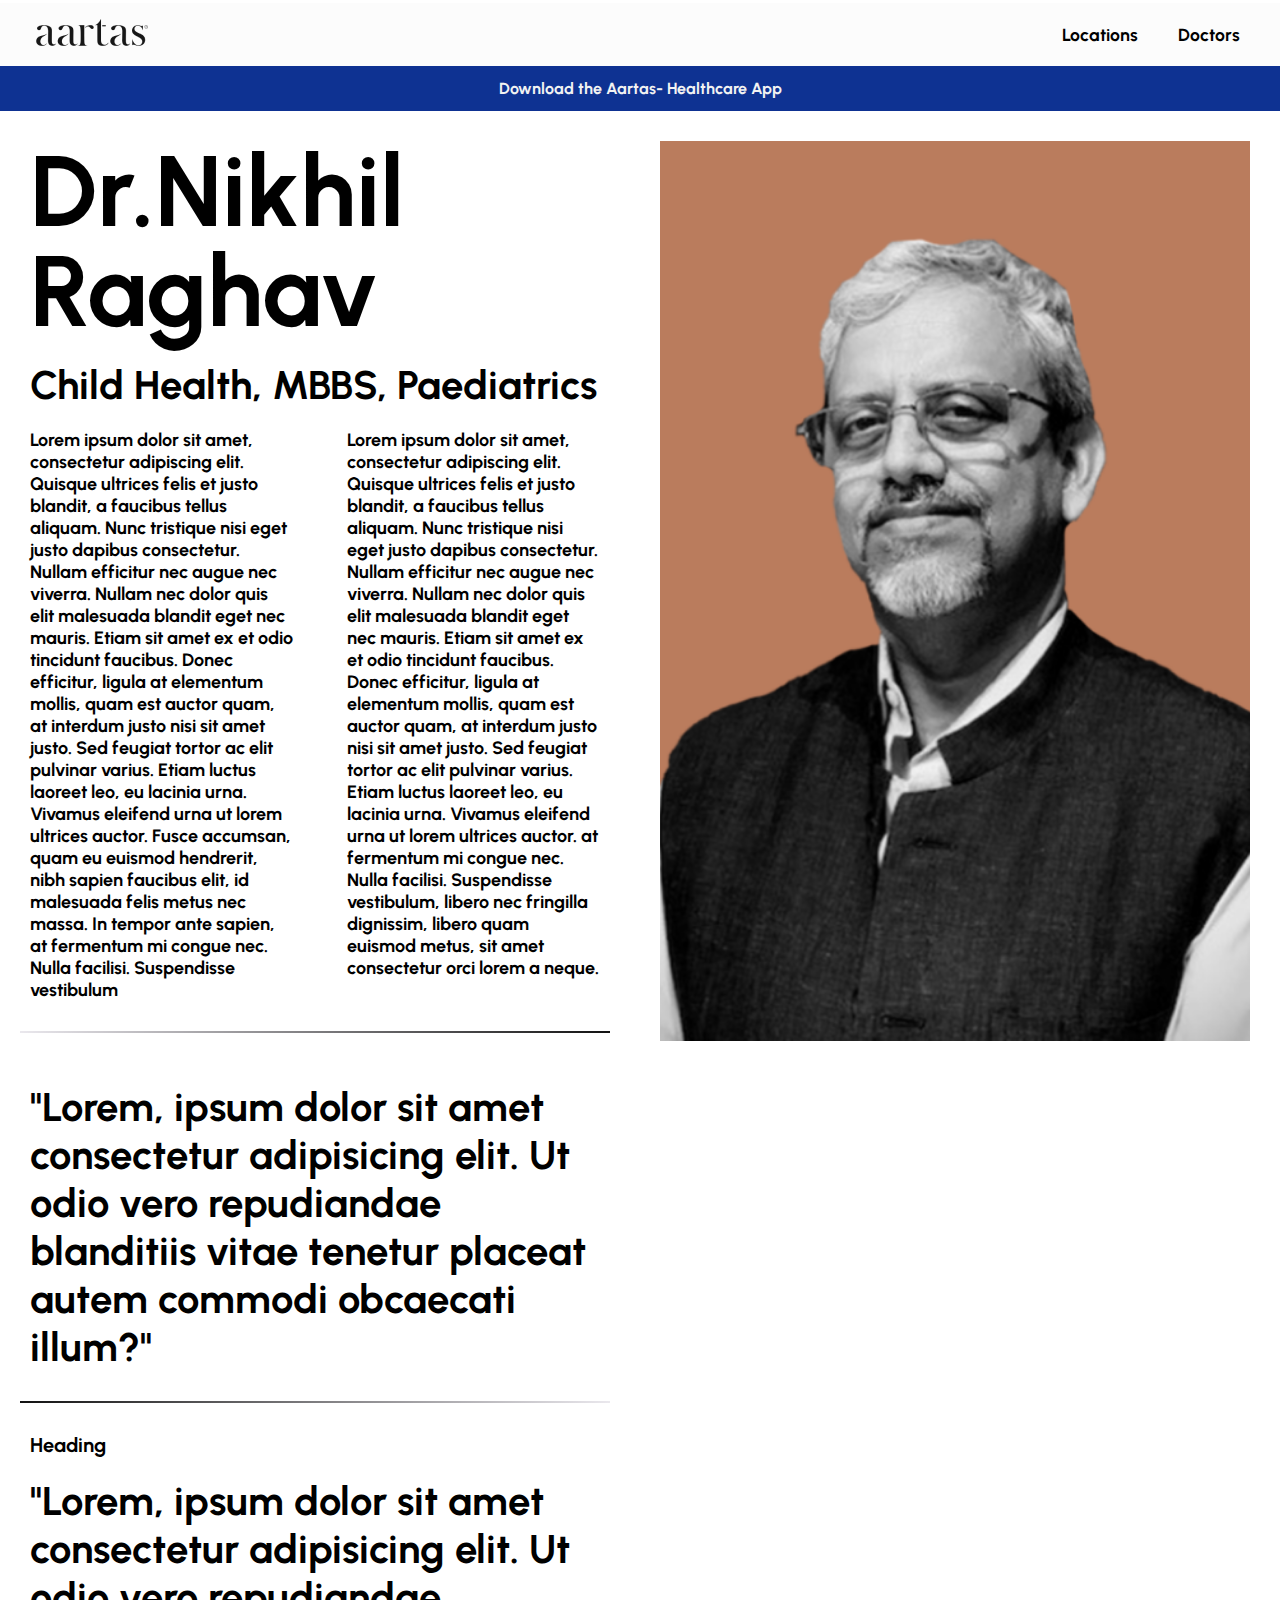
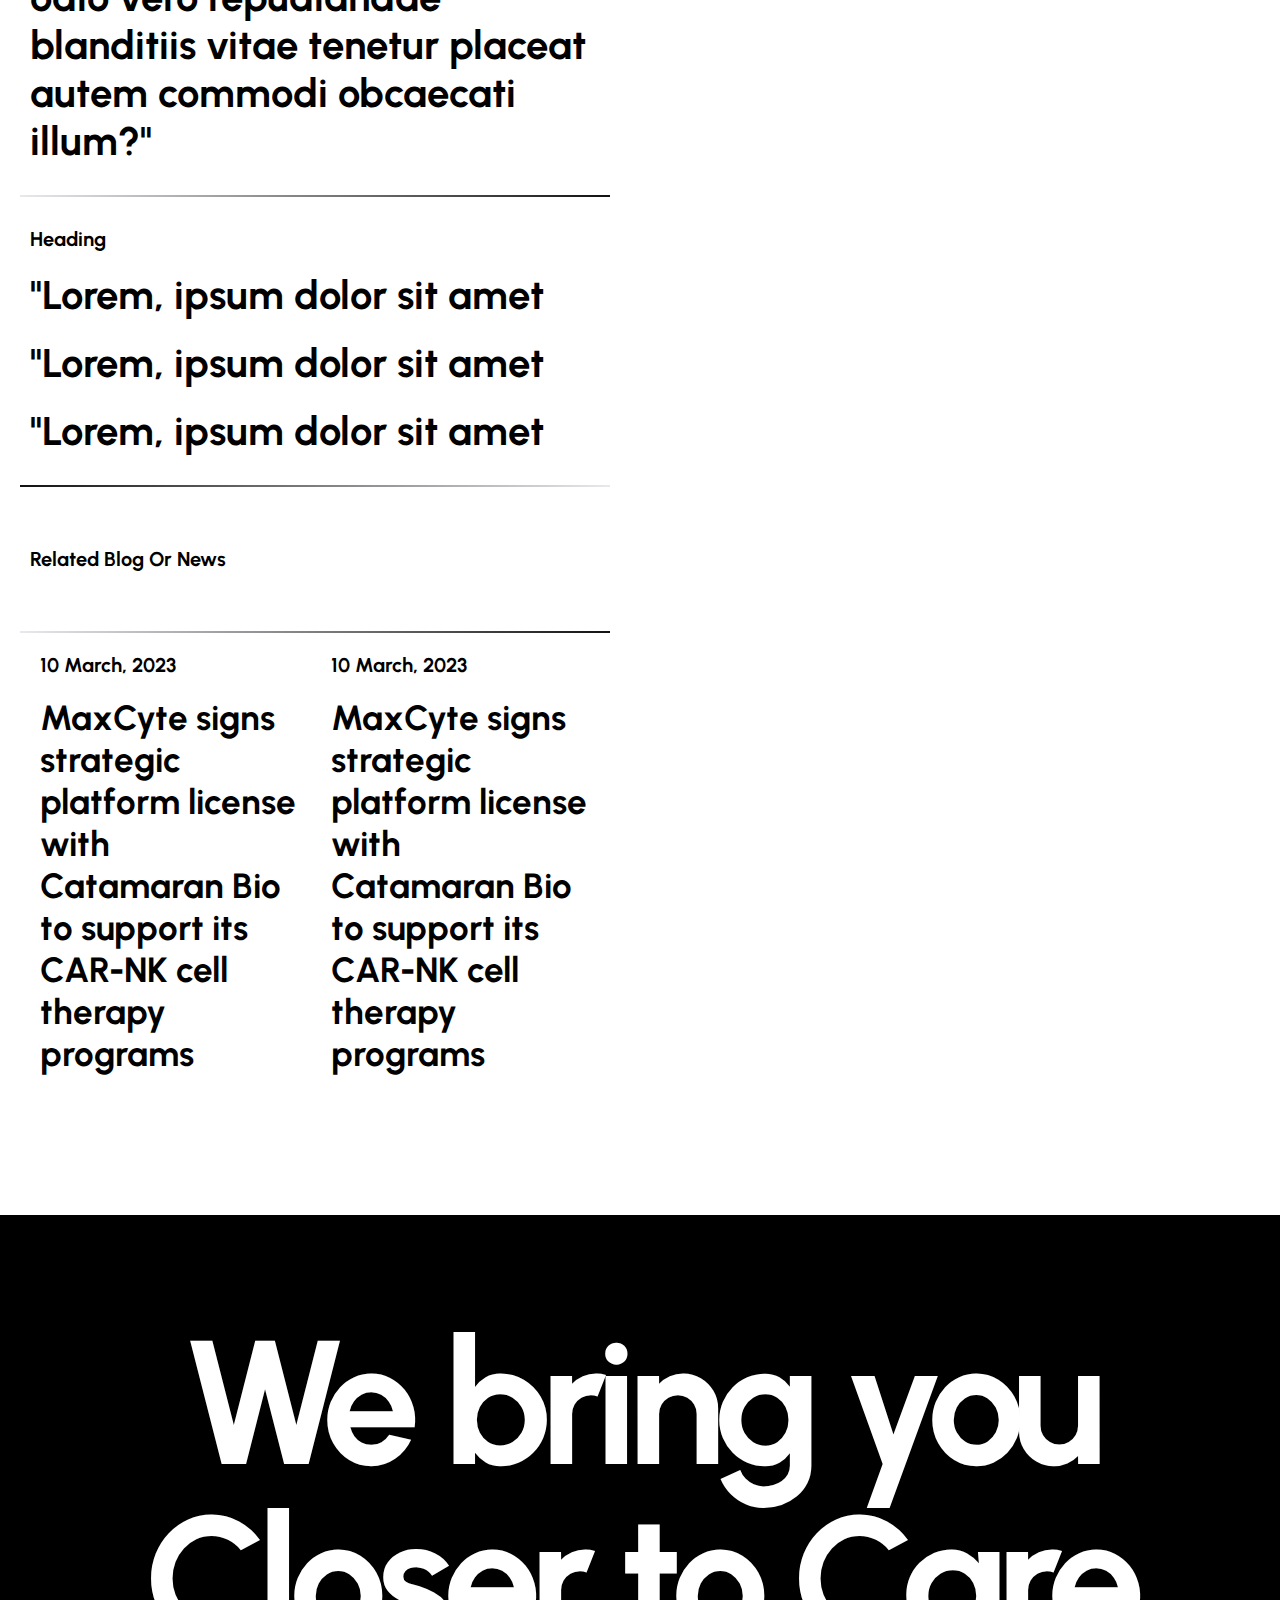
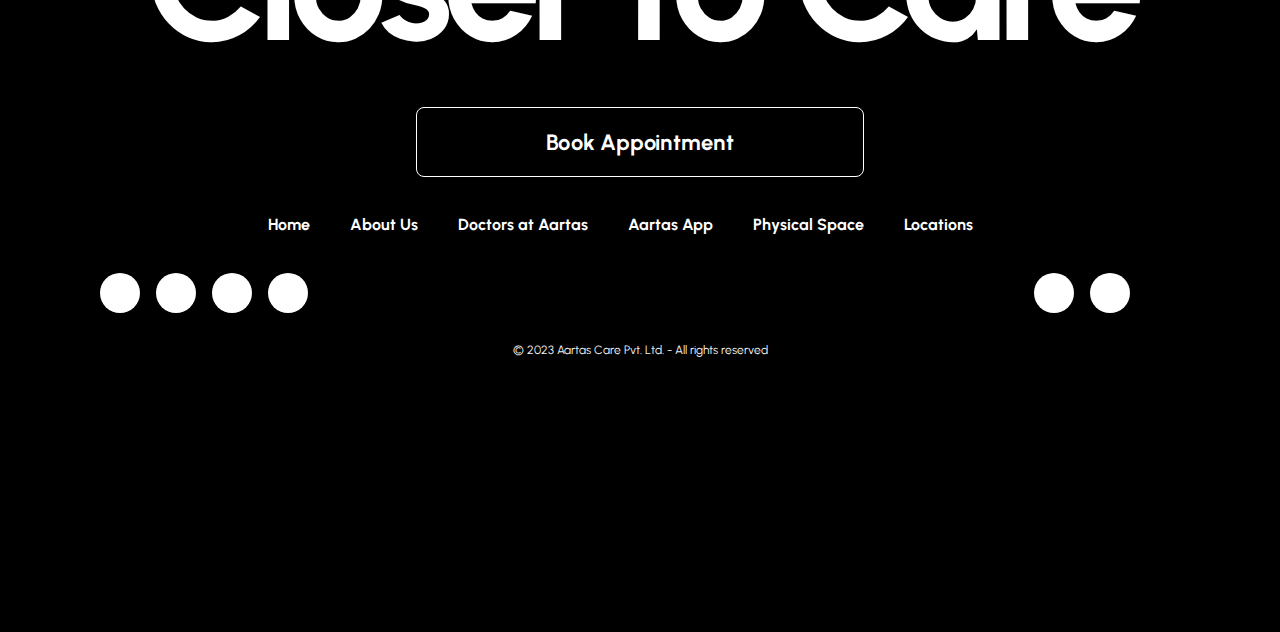
<file: DrNikhilRaghav.html>
<!DOCTYPE html>
<html lang="en">
  <head>
    <meta charset="UTF-8" />
    <meta name="viewport" content="width=device-width, initial-scale=1.0" />
    <!-- Favicon -->
    <link rel="icon" type="image/png" href="./img/favicon.png" />
    <title>Document</title>
    <link rel="stylesheet" href="style.css" />
    <link rel="stylesheet" href="media.css" />
    <link
      rel="stylesheet"
      href="https://cdnjs.cloudflare.com/ajax/libs/font-awesome/6.4.0/css/all.min.css"
      integrity="sha512-iecdLmaskl7CVkqkXNQ/ZH/XLlvWZOJyj7Yy7tcenmpD1ypASozpmT/E0iPtmFIB46ZmdtAc9eNBvH0H/ZpiBw=="
      crossorigin="anonymous"
      referrerpolicy="no-referrer"
    />
    <script
      src="https://cdnjs.cloudflare.com/ajax/libs/jquery/3.7.0/jquery.min.js"
      integrity="sha512-3gJwYpMe3QewGELv8k/BX9vcqhryRdzRMxVfq6ngyWXwo03GFEzjsUm8Q7RZcHPHksttq7/GFoxjCVUjkjvPdw=="
      defer
    ></script>

    <script src="https://cdnjs.cloudflare.com/ajax/libs/gsap/3.12.2/gsap.min.js"></script>
    <style>
      html {
        scroll-padding-top: 60px;
      }
      body {
        margin: 0;
        padding: 0;
        font-family: Arial, sans-serif;
      }

      #main-container {
        display: flex;
      }

      #text-section {
        flex: 1;
        overflow-y: auto;
        padding: 20px;
        display: flex;
        flex-direction: column;
      }

      .doctor-name h2 {
        font-size: 100px;
        font-weight: bold;
        padding: 10px;
        line-height: 100px;
      }

      .doctor-speciality h4 {
        font-size: 40px;
        font-weight: bold;
        color: #000;
        padding: 10px;
      }

      .doctor-about-para {
        display: flex;
        justify-content: space-evenly;
        margin-bottom: 20px;
        gap: 2rem;
      }

      .doctor-about-para p {
        font-size: 18px;
        padding: 10px;
        font-weight: bold;
      }

      #image-section {
        flex: 1;
        position: sticky;
        top: 0;
        right: 0;
        margin: 30px;
        overflow: hidden;
        display: flex;
        justify-content: center;
        max-height: 100vh;

        background-color: #ba7c5d;
      }

      .doctor-avtar:hover {
        transform: scale(1.15);
      }

      .doctor-avtar img {
        max-width: 1100px;
        max-height: 700px;
        object-fit: cover;
        display: block;
        transition: 0.3s ease-in-out;
      }

      hr {
        height: 2px;
        color: #000;
        border: none;
        margin: 0;
      }

      .doctor-quote {
        margin-top: 20px;
        padding: 10px;
        margin-bottom: 20px;
      }

      .doctor-quote h2 {
        font-size: 40px;
      }

      .doctor-quote h5 {
        font-size: 20px;
      }

      .doctor-quote button {
        background-color: #fff;
        border: none;
        outline: none !important;
        font-size: 40px;
        cursor: pointer;
        font-weight: bold;
      }
      .doctor-quote h2 {
        margin-top: 20px;
      }

      .doctor-blog-links h2 {
        font-size: 20px;
        margin-top: 50px;
        padding: 10px;
        margin-bottom: 50px;
      }

      .doctor-news-card-links {
        display: flex;
        padding: 10px;
      }

      .doctor-news-cards {
        display: flex;
        justify-content: space-between;
        align-items: start;
        margin-top: 20px;
        margin: 10px;
        gap: 2rem;
      }

      .doctor-news-card-links h4 {
        font-size: 35px;
        padding-top: 20px;
      }

      .doctor-news-card-links h5 {
        font-size: 20px;
      }
    </style>
  </head>
  <body>
    <!-- Navigation -->

    <nav class="navbar sticky-top" id="navbar">
      <div class="nav-container">
        <a href="https://aartas.com/"
          ><img src="./img/logo.png" alt="" class="logo-img"
        /></a>
        <ul id="menu" class="menu">
          <li class="menu-item"><a href="#">Locations</a></li>
          <li class="menu-item"><a href="#">Doctors</a></li>
        </ul>
        <div class="hamberger">
          <span class="bar"></span>
          <span class="bar"></span>
          <span class="bar"></span>
        </div>
      </div>
    </nav>

    <!-- download the app section -->

    <header class="header" id="header">
      <div class="heading">
        <h3>
          Download the Aartas- Healthcare App
          <a href="https://apps.apple.com/in/app/aartas/id1616752024"
            ><i class="fa-brands fa-apple"></i
          ></a>
          <a
            href="https://play.google.com/store/apps/details?id=com.aartas.app&pli=1"
            ><i class="fa-brands fa-google-play"></i
          ></a>
          <a href="https://aartas.com/v1/public/qr"
            ><i class="fa-solid fa-arrow-right-long"></i
          ></a>
        </h3>
      </div>
    </header>

    <!-- main sectio about doctor information -->
    <main class="about-doctor">
      <div id="main-container">
        <div id="text-section">
          <div class="doctor-name"><h2>Dr.Nikhil Raghav</h2></div>
          <div class="doctor-speciality">
            <h4>Child Health, MBBS, Paediatrics</h4>
          </div>
          <div class="doctor-about-para">
            <p>
              Lorem ipsum dolor sit amet, consectetur adipiscing elit. Quisque
              ultrices felis et justo blandit, a faucibus tellus aliquam. Nunc
              tristique nisi eget justo dapibus consectetur. Nullam efficitur
              nec augue nec viverra. Nullam nec dolor quis elit malesuada
              blandit eget nec mauris. Etiam sit amet ex et odio tincidunt
              faucibus. Donec efficitur, ligula at elementum mollis, quam est
              auctor quam, at interdum justo nisi sit amet justo. Sed feugiat
              tortor ac elit pulvinar varius. Etiam luctus laoreet leo, eu
              lacinia urna. Vivamus eleifend urna ut lorem ultrices auctor.
              Fusce accumsan, quam eu euismod hendrerit, nibh sapien faucibus
              elit, id malesuada felis metus nec massa. In tempor ante sapien,
              at fermentum mi congue nec. Nulla facilisi. Suspendisse vestibulum
            </p>
            <p>
              Lorem ipsum dolor sit amet, consectetur adipiscing elit. Quisque
              ultrices felis et justo blandit, a faucibus tellus aliquam. Nunc
              tristique nisi eget justo dapibus consectetur. Nullam efficitur
              nec augue nec viverra. Nullam nec dolor quis elit malesuada
              blandit eget nec mauris. Etiam sit amet ex et odio tincidunt
              faucibus. Donec efficitur, ligula at elementum mollis, quam est
              auctor quam, at interdum justo nisi sit amet justo. Sed feugiat
              tortor ac elit pulvinar varius. Etiam luctus laoreet leo, eu
              lacinia urna. Vivamus eleifend urna ut lorem ultrices auctor. at
              fermentum mi congue nec. Nulla facilisi. Suspendisse vestibulum,
              libero nec fringilla dignissim, libero quam euismod metus, sit
              amet consectetur orci lorem a neque.
            </p>
          </div>
          <div class="hr-container-1">
            <hr class="gradient-hr" />
          </div>
          <div class="doctor-quote">
            <h2>
              "Lorem, ipsum dolor sit amet consectetur adipisicing elit. Ut odio
              vero repudiandae blanditiis vitae tenetur placeat autem commodi
              obcaecati illum?"
            </h2>
          </div>
          <div class="hr-container">
            <hr class="gradient-hr" />
          </div>
          <div class="doctor-quote">
            <h5>Heading</h5>
            <h2>
              "Lorem, ipsum dolor sit amet consectetur adipisicing elit. Ut odio
              vero repudiandae blanditiis vitae tenetur placeat autem commodi
              obcaecati illum?"
            </h2>
          </div>
          <div class="hr-container-1">
            <hr class="gradient-hr" />
          </div>
          <div class="doctor-quote">
            <h5>Heading</h5>
            <h2>
              "Lorem, ipsum dolor sit amet
              <button class="btn"><i class="fa-solid fa-plus"></i></button>
            </h2>
            <h2>
              "Lorem, ipsum dolor sit amet
              <button class="btn"><i class="fa-solid fa-plus"></i></button>
            </h2>
            <h2>
              "Lorem, ipsum dolor sit amet
              <button class="btn"><i class="fa-solid fa-plus"></i></button>
            </h2>
          </div>
          <div class="hr-container">
            <hr class="gradient-hr" />
          </div>
          <div class="doctor-blog-links">
            <h2>Related Blog Or News</h2>
          </div>
          <div class="hr-container-1">
            <hr class="gradient-hr" />
          </div>
          <div class="doctor-news-card-links">
            <div class="doctor-news-cards">
              <div class="card-1">
                <h5>10 March, 2023</h5>
                <h4>
                  MaxCyte signs strategic platform license with Catamaran Bio to
                  support its CAR-NK cell therapy programs
                </h4>
              </div>
              <div class="card-2">
                <h5>10 March, 2023</h5>
                <h4>
                  MaxCyte signs strategic platform license with Catamaran Bio to
                  support its CAR-NK cell therapy programs
                </h4>
              </div>
            </div>
          </div>
        </div>
        <div id="image-section" class="image-container">
          <img class="doctor-avtar" src="./img/Dr.png" alt="Example Image" />
        </div>
      </div>
    </main>

    <!-- main section for Tablet verssion -->

    <main class="about-doctor-tabletVersion">
      <div id="main-container">
        <div id="image-section" class="image-container">
          <img class="doctor-avtar" src="./img/Dr.png" alt="Example Image" />
        </div>
        <div id="text-section">
          <div class="doctor-name"><h2>Dr.Nikhil Raghav</h2></div>
          <div class="doctor-speciality">
            <h4>Child Health, MBBS, Paediatrics</h4>
          </div>
          <div class="doctor-about-para">
            <p>
              Lorem ipsum dolor sit amet, consectetur adipiscing elit. Quisque
              ultrices felis et justo blandit, a faucibus tellus aliquam. Nunc
              tristique nisi eget justo dapibus consectetur. Nullam efficitur
              nec augue nec viverra. Nullam nec dolor quis elit malesuada
              blandit eget nec mauris. Etiam sit amet ex et odio tincidunt
              faucibus. Donec efficitur, ligula at elementum mollis, quam est
              auctor quam, at interdum justo nisi sit amet justo. Sed feugiat
              tortor ac elit pulvinar varius. Etiam luctus laoreet leo, eu
              lacinia urna. Vivamus eleifend urna ut lorem ultrices auctor.
              Fusce accumsan, quam eu euismod hendrerit, nibh sapien faucibus
              elit, id malesuada felis metus nec massa. In tempor ante sapien,
              at fermentum mi congue nec. Nulla facilisi. Suspendisse vestibulum
            </p>
            <p>
              Lorem ipsum dolor sit amet, consectetur adipiscing elit. Quisque
              ultrices felis et justo blandit, a faucibus tellus aliquam. Nunc
              tristique nisi eget justo dapibus consectetur. Nullam efficitur
              nec augue nec viverra. Nullam nec dolor quis elit malesuada
              blandit eget nec mauris. Etiam sit amet ex et odio tincidunt
              faucibus. Donec efficitur, ligula at elementum mollis, quam est
              auctor quam, at interdum justo nisi sit amet justo. Sed feugiat
              tortor ac elit pulvinar varius. Etiam luctus laoreet leo, eu
              lacinia urna. Vivamus eleifend urna ut lorem ultrices auctor. at
              fermentum mi congue nec. Nulla facilisi. Suspendisse vestibulum,
              libero nec fringilla dignissim, libero quam euismod metus, sit
              amet consectetur orci lorem a neque.
            </p>
          </div>
          <div class="hr-container-1">
            <hr class="gradient-hr" />
          </div>
          <div class="doctor-quote">
            <h2>
              "Lorem, ipsum dolor sit amet consectetur adipisicing elit. Ut odio
              vero repudiandae blanditiis vitae tenetur placeat autem commodi
              obcaecati illum?"
            </h2>
          </div>
          <div class="hr-container">
            <hr class="gradient-hr" />
          </div>
          <div class="doctor-quote">
            <h5>Heading</h5>
            <h2>
              "Lorem, ipsum dolor sit amet consectetur adipisicing elit. Ut odio
              vero repudiandae blanditiis vitae tenetur placeat autem commodi
              obcaecati illum?"
            </h2>
          </div>
          <div class="hr-container-1">
            <hr class="gradient-hr" />
          </div>
          <div class="doctor-quote">
            <h5>Heading</h5>
            <h2>
              "Lorem, ipsum dolor sit amet
              <button class="btn"><i class="fa-solid fa-plus"></i></button>
            </h2>
            <h2>
              "Lorem, ipsum dolor sit amet
              <button class="btn"><i class="fa-solid fa-plus"></i></button>
            </h2>
            <h2>
              "Lorem, ipsum dolor sit amet
              <button class="btn"><i class="fa-solid fa-plus"></i></button>
            </h2>
          </div>
          <div class="hr-container">
            <hr class="gradient-hr" />
          </div>
          <div class="doctor-blog-links">
            <h2>Related Blog Or News</h2>
          </div>
          <div class="hr-container-1">
            <hr class="gradient-hr" />
          </div>
          <div class="doctor-news-card-links">
            <div class="doctor-news-cards">
              <div class="card-1">
                <h5>10 March, 2023</h5>
                <h4>
                  MaxCyte signs strategic platform license with Catamaran Bio to
                  support its CAR-NK cell therapy programs
                </h4>
              </div>
              <div class="card-2">
                <h5>10 March, 2023</h5>
                <h4>
                  MaxCyte signs strategic platform license with Catamaran Bio to
                  support its CAR-NK cell therapy programs
                </h4>
              </div>
            </div>
          </div>
        </div>
      </div>
    </main>

    <!-- main sectio about doctor information mobile version -->
    <main class="about-doctor-mobile">
      <div id="main-container">
        <div id="image-section" class="image-container">
          <img class="doctor-avtar" src="./img/Dr.png" alt="Example Image" />
        </div>
        <div id="text-section">
          <div class="doctor-name"><h2>Dr.Nikhil Raghav</h2></div>
          <div class="doctor-speciality">
            <h4>Child Health, MBBS, Paediatrics</h4>
          </div>
          <div class="doctor-about-para">
            <p>
              Lorem ipsum dolor sit amet, consectetur adipiscing elit. Quisque
              ultrices felis et justo blandit, a faucibus tellus aliquam. Nunc
              tristique nisi eget justo dapibus consectetur. Nullam efficitur
              nec augue nec viverra. Nullam nec dolor quis elit malesuada
              blandit eget nec mauris. Etiam sit amet ex et odio tincidunt
              faucibus. Donec efficitur, ligula at elementum mollis, quam est
              auctor quam, at interdum justo nisi sit amet justo. Sed feugiat
              tortor ac elit pulvinar varius. Etiam luctus laoreet leo, eu
              lacinia urna. Vivamus eleifend urna ut lorem ultrices auctor.
              Fusce accumsan, quam eu euismod hendrerit, nibh sapien faucibus
              elit, id malesuada felis metus nec massa. In tempor ante sapien,
              at fermentum mi congue nec. Nulla facilisi. Suspendisse vestibulum
            </p>
            <p>
              Lorem ipsum dolor sit amet, consectetur adipiscing elit. Quisque
              ultrices felis et justo blandit, a faucibus tellus aliquam. Nunc
              tristique nisi eget justo dapibus consectetur. Nullam efficitur
              nec augue nec viverra. Nullam nec dolor quis elit malesuada
              blandit eget nec mauris. Etiam sit amet ex et odio tincidunt
              faucibus. Donec efficitur, ligula at elementum mollis, quam est
              auctor quam, at interdum justo nisi sit amet justo. Sed feugiat
              tortor ac elit pulvinar varius. Etiam luctus laoreet leo, eu
              lacinia urna. Vivamus eleifend urna ut lorem ultrices auctor. at
              fermentum mi congue nec. Nulla facilisi. Suspendisse vestibulum,
              libero nec fringilla dignissim, libero quam euismod metus, sit
              amet consectetur orci lorem a neque.
            </p>
          </div>
          <div class="hr-container-1">
            <hr class="gradient-hr" />
          </div>
          <div class="doctor-quote">
            <h2>
              "Lorem, ipsum dolor sit amet consectetur adipisicing elit. Ut odio
              vero repudiandae blanditiis vitae tenetur placeat autem commodi
              obcaecati illum?"
            </h2>
          </div>
          <div class="hr-container">
            <hr class="gradient-hr" />
          </div>
          <div class="doctor-quote">
            <h5>Heading</h5>
            <h2>
              "Lorem, ipsum dolor sit amet consectetur adipisicing elit. Ut odio
              vero repudiandae blanditiis vitae tenetur placeat autem commodi
              obcaecati illum?"
            </h2>
          </div>
          <div class="hr-container-1">
            <hr class="gradient-hr" />
          </div>
          <div class="doctor-quote">
            <h5>Heading</h5>
            <h2>
              "Lorem, ipsum dolor sit amet
              <button class="btn"><i class="fa-solid fa-plus"></i></button>
            </h2>
            <h2>
              "Lorem, ipsum dolor sit amet
              <button class="btn"><i class="fa-solid fa-plus"></i></button>
            </h2>
            <h2>
              "Lorem, ipsum dolor sit amet
              <button class="btn"><i class="fa-solid fa-plus"></i></button>
            </h2>
          </div>
          <div class="hr-container">
            <hr class="gradient-hr" />
          </div>
          <div class="doctor-blog-links">
            <h2>Related Blog Or News</h2>
          </div>
          <div class="hr-container-1">
            <hr class="gradient-hr" />
          </div>
          <div class="doctor-news-card-links">
            <div class="doctor-news-cards">
              <div class="card-1">
                <h5>10 March, 2023</h5>
                <h4>
                  MaxCyte signs strategic platform license with Catamaran Bio to
                  support its CAR-NK cell therapy programs
                </h4>
              </div>
              <div class="card-2">
                <h5>10 March, 2023</h5>
                <h4>
                  MaxCyte signs strategic platform license with Catamaran Bio to
                  support its CAR-NK cell therapy programs
                </h4>
              </div>
            </div>
          </div>
        </div>
      </div>
    </main>

    <!-- Footer section -->

    <footer class="footer" id="swup">
      <div class="footer-header">
        <h1>
          We bring you <br />
          Closer to Care
        </h1>
      </div>
      <div class="footer-btn">
        <button class="btn">Book Appointment</button>
      </div>
      <div class="footer-menu">
        <ul>
          <li class="footer-list">
            <a href="index.html" class="footer-link">Home</a>
          </li>
          <li class="footer-list">
            <a href="" class="footer-link">About Us</a>
          </li>
          <li class="footer-list">
            <a href="" class="footer-link">Doctors at Aartas</a>
          </li>
          <li class="footer-list">
            <a href="" class="footer-link">Aartas App</a>
          </li>
          <li class="footer-list">
            <a href="" class="footer-link">Physical Space</a>
          </li>
          <li class="footer-list">
            <a href="#header" class="footer-link">Locations</a>
          </li>
        </ul>
      </div>
      <div class="footer-icons">
        <div class="footer-icons-left">
          <a
            href="https://www.facebook.com/aartasofficial?paipv=0&eav=AfZFE4NslHsSBzRTmbjuY4lBpA4sobrxqGd14ObSL1W3BulsO6TuEqEjDqEGn6oY5PY&_rdr"
            ><i class="fa-brands fa-facebook"></i
          ></a>
          <a href="https://www.instagram.com/aartasofficial/"
            ><i class="fa-brands fa-instagram"></i
          ></a>
          <a href="https://twitter.com/AartasOfficial"
            ><i class="fa-brands fa-twitter"></i
          ></a>
          <a
            href="https://www.linkedin.com/company/aartas-clinishare/mycompany/"
            ><i class="fa-brands fa-linkedin"></i
          ></a>
        </div>
        <div class="footer-icons-right">
          <a href="tel: +91 98103 66516"><i class="fa-solid fa-phone"></i></a>
          <a href="#header"><i class="fa-solid fa-arrow-up"></i></a>
        </div>
      </div>
      <div class="footer-copy">
        &copy; 2023 Aartas Care Pvt. Ltd. - All rights reserved
      </div>
    </footer>

    <script src="script.js" defer></script>
    <script>
      // js code for navigation hamberger menu

      const hamberger = document.querySelector(".hamberger");
      const menu = document.querySelector(".menu");

      hamberger.addEventListener("click", () => {
        hamberger.classList.toggle("active");
        menu.classList.toggle("active");
      });
    </script>
  </body>
</html>
</file>
<file: style.css>
@import url("https://fonts.googleapis.com/css2?family=Roboto:wght@400;500;700;900&family=Urbanist:wght@300;400;500;600;700;800;900&display=swap");

* {
  margin: 0;
  padding: 0;
  font-family: "Urbanist", sans-serif;
}

html {
  scroll-snap-type: y mandatory;
  scroll-behavior: smooth;
  overflow-y: scroll;
  height: 100%;
}

.hero,
.scroll-container,
.about_doctor,
.articles,
.footer,
#main-container,
.header,
.scroll-container-mobile,
.articles-mobile,
.about_doctor_tabVersion {
  scroll-snap-align: start;
  scroll-snap-stop: always;
}

/* Navigation */

.navbar {
  position: fixed;
  z-index: 999;
  transition: top 0.3s;
  top: 0;
  left: 0;
  width: 100%;
  background: #fcfcfc;
  overflow: hidden;
}

.navbar-sticky {
  opacity: 0.8;
}

.sticky-top {
  position: sticky;
}

.nav-container {
  display: flex;
  justify-content: space-between;
}

.logo-img {
  margin: 1rem;
  padding-left: 1.25rem;
}

.menu {
  display: flex;
  list-style: none;
  align-items: center;
  text-decoration: none;
  cursor: pointer;
  transition: all 0.5s ease-in;
}

li a {
  text-decoration: none;
  font-weight: bolder;
  padding-right: 2.5rem;
  font-size: 1.1rem;
  color: #000;
}

/* toggle bar */

.hamberger {
  display: none;
  cursor: pointer;
}

.bar {
  display: block;
  width: 1.875rem;
  height: 0.125rem;
  margin: 0.313rem auto;
  -webkit-transition: all 0.3s ease-in-out;
  background-color: #000;
}

/* Download the app section */

.header {
  background-color: #0e3292;
  height: 3rem;
  overflow: hidden;
}

.heading {
  display: grid;
  place-items: center;
}

.heading h3 {
  color: #f2f2f2;
  margin-top: 1rem;
  font-size: 1rem;
}

.heading a {
  text-decoration: none;
  color: #fff;
  font-size: 0.85rem;
}

/* Hero section */

.container {
  width: 100%;
  height: 100vh;
  overflow: hidden;
}

#navbar,
#header {
  transition: opacity 0.5s ease;
}

.hero {
  height: 100vh;
  display: grid;
  place-content: center;
  width: inherit;
  z-index: 0;
  display: block;
  position: relative;
  margin-top: 2.188rem;
  top: 20%;
}

.scroll-container {
  position: absolute;
  height: 290vh;
  width: 100%;
  top: -70%;
  display: flex;
  align-items: center;
  justify-content: center;
  clip-path: circle(0% at 50% 50%);
  z-index: 1;
  transition: clip-path 0.3s ease-in-out;
}

.scroll-container-mobile {
  display: none;
}

.scroller {
  height: 0px !important;
}

h1 {
  font-size: 12.5rem;
  margin: 1.25rem;
  letter-spacing: -0.055em;
  justify-content: center;
  text-align: center;
}

.slide-container {
  position: absolute;
  top: 0;
}

.fixed-text {
  position: relative;
  display: inline;
  margin-left: -24.563rem;
}

.slide {
  color: #0e3292;
  display: inline-block;
  position: absolute;
  top: 0;
  /* position: absolute; */
  height: 1rem;
  margin-left: 0.625rem;
  margin-top: 15.625rem;
}

.slider-container {
  overflow: hidden;
  white-space: nowrap;
  height: 3.125rem;
}

/* Headline about */

.headline-hero {
  background: #000;
  display: flex;
  align-items: center;
}

.headline-text {
  color: #fff;
  margin: 1.875rem;
  font-size: 2.5rem;
}

.headline-para {
  padding-top: 1.25rem;
  font-size: 1.875rem;
  font-weight: bold;
}

.headline-img {
  width: 48rem;
  height: 48rem;
  margin-right: 1.875rem;
}

.inner {
  position: absolute;
  overflow: hidden;
}

/* Doctor's info page */

.about_doctor {
  margin-top: 9.375rem;
  max-height: 100vh;
  width: 100%;
  display: flex;
  flex-grow: 1;
  overflow: hidden;
  align-items: center;
  justify-content: center;
  position: relative;
}

.scroll-menu {
  padding-top: 3.125rem;
  display: flex;
  justify-content: center;
  flex-direction: column;
  align-items: stretch;
  flex-direction: row;
}

div.scroll-menu {
  position: -webkit-sticky;
  position: sticky;
}

.content-wrapper {
  top: 50%;
  justify-content: center;
}

.doctor_list ul li {
  list-style: none;
  list-style-type: none;
  margin-right: 6.25rem;
}

ul {
  list-style: none !important;
  line-height: 1;
}

.doctor_list a {
  position: relative;
  text-decoration: none;
  font-weight: bolder;
  padding-right: 2.5rem;
  font-size: 2.625rem;
  letter-spacing: 0.5;
}

.doctor_list a::before {
  content: "";
  position: absolute;
  bottom: 0.375rem;
  height: 0.063rem;
  background: #000;
  transition: width 0.3s ease;
}

.doctor_list a:hover:before {
  width: 90%;
}

.about_doctor_tabVersion {
  display: none;
}

/* Cards */

.scroll-doctor-info {
  overflow: auto;
  max-width: 100%;
  display: flex;
  flex-direction: column;
  justify-content: center;
  overflow-y: auto;
  position: sticky;
  overflow: scroll;
  max-height: 100vh;
}

.scroll-doctor-info-mobile {
  display: none;
}

.scroll-doctor-info::-webkit-scrollbar {
  width: 0;
}

.row_1 {
  display: flex;
}
.row_2 {
  display: flex;
}
.row_3 {
  display: flex;
}

.row_4 {
  display: flex;
}
.row_5 {
  display: flex;
}

.cards {
  display: flex;
  justify-content: space-evenly;
  margin: 0;
  padding: 0;
}

.cards a {
  text-decoration: none;
  color: #000;
}

.card {
  display: flex;
  flex-direction: column;
  flex-basis: 12.5rem;
  flex-shrink: 0;
  flex-grow: 0;
  max-width: 200%;
  background-color: #fff;
  box-shadow: 0 0.313rem 0.625rem rgba(0, 0, 0, 0, 0.15);
  border-radius: 0px;
  overflow: hidden;
  margin: 1rem;
}

.card-title {
  font-size: 1.1rem;
  line-height: 1.33;
  font-weight: 700;
  padding-top: 0.313rem;
}

.card-intro {
  margin-top: 0.15rem;
  line-height: 1;
  color: #555353;
  font-weight: bold;
}

.card-img {
  transition: transform 0.2s;
}

.card-img:hover {
  transform: scale(1.05);
}

/* Articles */

.articles {
  margin-top: 9.375rem;
  margin-left: 3.125rem;
  margin-right: 3.125rem;
  flex-grow: 1;
}

.articles-mobile {
  display: none;
}

.article-heading {
  font-size: 4.375rem;
  margin-bottom: 1.875rem;
  line-height: 1;
  font-weight: bold;
  margin-left: 1rem;
}

.card-article-img {
  display: flex;
  justify-content: center;
  align-items: center;
}

.card-article-img img {
  width: 40%;
  height: 40%;
  object-fit: cover;
  padding-left: 13.625rem;
  opacity: 0;
  transition: opacity 0.1s ease-in-out;
  transform: scale(0);
  overflow: hidden;
}
.card-heading h2 {
  font-size: 2.5rem;
  font-weight: bold;
  transition: font-size 0.1s ease-in-out;
  position: absolute;
  display: flex;
  align-items: center;
  justify-content: start;
  z-index: 1;
  width: 100%;
  margin-top: -1.563rem;
}

.card-article-intro {
  flex-wrap: wrap;
  width: 31.25rem;
  padding-right: -6.25rem;
  font-size: 1.375rem;
  font-weight: bolder;
  color: #000;
  z-index: 1;
  overflow: hidden;
}

.card-font img {
  width: 2.5rem;
  height: 80%;
  padding-right: 1.25rem;
  transition: transform 0.1s ease-in-out;
  overflow: hidden;
  justify-content: center;
}

.card-articles {
  display: flex;
  margin: 1.563rem;
  justify-content: space-between;
  align-items: center;
  flex-wrap: wrap;
  position: relative;
  overflow: hidden;
}

.hr-container {
  display: block;
  width: 100%; /* Set the width to the desired value */
  height: 0.125rem; /* Set the height of the line */
  background: linear-gradient(
    90deg,
    hsla(0, 0%, 7%, 1) 0%,
    hsla(264, 13%, 92%, 1) 100%
  );
}

.hr-container-1 {
  display: block;
  width: 100%; /* Set the width to the desired value */
  height: 0.125rem; /* Set the height of the line */
  background: linear-gradient(
    90deg,
    hsla(264, 13%, 92%, 1) 0%,
    hsla(0, 0%, 7%, 1) 100%
  );
}

/* Hide the default hr line styling */
.gradient-hr {
  border: none;
  height: 0.063rem; /* Set the height of the line */
  margin: 0;
}

/* footer transition animation */

.transition-wipe-in-up {
  opacity: 1;
  transition: 500ms;
  transform: translateY(0);
  transform-origin: bottom;
}

html.is-animating .transition-wipe-in-up {
  opacity: 1;
  transform: translateY(100%);
}

html.is-leaving .transition-wipe-in-up {
  opacity: 0;
  transform: translateY(0);
}

.transition-swipe {
  transition: 500ms;
  transform: translateY(0);
}

html.is-animating .transition-swipe {
  transform: translateY(100px);
}

@keyframes wipe-in-up {
  from {
    clip-path: inset(100% 0 0 0);
  }
  to {
    clip-path: inset(0 0 0 0);
  }
}

[transition-style="in:wipe:up"] {
  animation: 2.5s cubic-bezier(0.25, 1, 0.3, 1) wipe-in-up both;
}

.about-doctor-tabletVersion {
  display: none;
}

/* Footer */

footer {
  /* margin-top: 100px; */
  background-color: #000;
  height: 113vh;
  color: #fff;
  flex-grow: 1;
  margin-top: 6.25rem;
  flex-grow: 1;
  overflow: hidden;
}

.show-footer {
  display: block;
}

footer h1 {
  padding-top: 5rem;
  font-size: 11rem;
  line-height: 11rem;
}

.footer-btn {
  display: flex;
  justify-content: center;
  margin: 2.5rem;
}

.footer-btn .btn {
  border: 0.063rem solid #fff;
  width: 28rem;
  height: 4.375rem;
  border-radius: 0.5rem;

  letter-spacing: 0.01em;
  font-size: 1.375rem;
  font-weight: bold;
  transition: all ease-in-out.3s;
  background-color: #000;
  color: #fff;
  cursor: pointer;
}

.footer-menu ul li a {
  color: #fff;
  margin-top: 2.5rem;
}

.footer-menu ul {
  display: flex;
  justify-content: center;
  list-style: none;
}

.footer-menu a {
  font-size: 1rem;
  text-decoration: none;
}

.footer-icons {
  margin-top: 2.5rem;
  display: flex;
  justify-content: space-between;
  margin-left: 6.25rem;
  margin-right: 9.375rem;
  cursor: pointer;
}

.footer-icons a {
  text-decoration: none;
}

.footer-icons-left {
  display: flex;
  gap: 1rem;
}

.footer-icons-left i {
  height: 2.5rem;
  width: 2.5rem;
  font-size: 1.25rem;
  color: #000;
  background-color: #fff;
  border-radius: 50%;
  display: flex;
  align-items: center;
  justify-content: center;
}

.footer-icons-right i {
  height: 2.5rem;
  width: 2.5rem;
  font-size: 1.25rem;
  color: #000;
  background-color: #fff;
  border-radius: 50%;
  display: flex;
  align-items: center;
  justify-content: center;
}

.footer-icons-right {
  display: flex;
  gap: 1rem;
}

.footer-copy {
  margin-top: 1.87rem;
  text-align: center;
  color: #f2f2f2;
  font-size: 0.75rem;
}

.about-doctor-mobile {
  display: none;
}
</file>
<file: media.css>
/* for mobile version */
@media screen and (max-width: 770px) {
  /* navigation bar */

  .navbar {
    position: fixed;
    z-index: 999;
    transition: top 0.3s;
    top: 0;
    left: 0;
    width: 100%;
    background: #f2f2f2;
    overflow: hidden;
  }

  .navbar-sticky {
    opacity: 0.8;
  }

  .sticky-top {
    position: sticky;
  }

  .nav-container {
    background: #fff;
  }
  .nav-container img {
    margin-left: 6.375rem;
    align-items: center;
  }

  .hamberger {
    display: block;
    margin: 1.25rem;
    margin-right: 2rem;
  }

  .hamberger.active .bar:nth-child(2) {
    opacity: 0;
  }
  .hamberger.active .bar:nth-child(1) {
    transform: translateY(0.41rem) rotate(45deg);
  }
  .hamberger.active .bar:nth-child(3) {
    transform: translateY(-0.41rem) rotate(-45deg);
  }

  .menu {
    position: fixed;
    left: -130%;
    top: 3.75rem;
    align-items: center;
    gap: 0;
    flex-direction: column;
    background-color: #fff;
    width: 100%;
    text-align: center;
    transition: 0.5s ease-in-out;
    overflow: hidden;
  }

  .menu-item {
    margin: 1rem;
  }

  .menu.active {
    left: 0rem;
  }

  /* Heading */

  .heading a i {
    display: inline-block;
    cursor: pointer;
  }

  /* Hero section */

  .heading-main {
    padding: 0 0.4rem;
  }

  .hero {
    display: flex;
    top: -15%;
    flex-direction: column;
    overflow: hidden;
    max-height: 100vh;
  }
  .hero h1 {
    font-size: 4.5rem;
    align-items: center;
    justify-content: center;
  }

  .heading-main {
    inline-size: 25.3rem;
    line-height: 1;

    justify-content: center;
    align-items: center;
    text-align: center;
    margin-left: -1.55rem;
  }

  .break-on-mobile {
    display: none !important;
  }

  .fixed-text {
    position: relative;
    margin-left: 0.625rem !important;
  }

  /* .header {
    display: none;
  } */

  .slide {
    margin-top: 30.5rem;
    margin-left: -18.5rem;
    display: flex;
    justify-content: center;
    align-items: center;
  }

  .headline-hero {
    flex-direction: column;
    height: 100vh;
    width: 100vw;
    overflow: hidden;
  }

  .headline-img {
    display: grid;
    align-items: center;
    justify-content: center;
  }

  .scroll-container {
    display: none;
  }

  .scroll-container-mobile {
    display: block;
    margin-top: 2rem;
    margin-bottom: 1rem;
  }

  .headline-text {
    justify-content: center;
    text-align: center;
    font-size: 1.1rem;
    margin-top: 5rem;
  }

  .headline-para {
    padding-top: 1.25rem;
    font-size: 1rem;
    font-weight: bold;
  }

  .headline-img img {
    width: 20rem;
    height: 20rem;
    justify-content: center;
    margin-top: -4rem;
  }

  /* About doctor section */

  .about_doctor {
    flex-direction: column;
    position: relative;
    height: 100vh;
    margin-top: 0;
  }

  .about_doctor_tabVersion {
    display: none;
  }

  .scroll-menu {
    padding-top: 1.125rem;
    display: flex;
    justify-content: center;
    flex-direction: column;
    align-items: stretch;
    flex-direction: row;
  }

  .content-wrapper {
    width: 20rem;
    overflow-x: scroll;
    overflow-y: hidden;
    white-space: nowrap;
    padding: 1.875rem;
    -webkit-overflow-scrolling: touch;
  }

  .content-wrapper ul {
    display: flex;
  }

  .doctor_list a {
    font-size: 1.25rem;
    display: inline-block;
    text-align: center;
  }

  .doctor_list a::before {
    content: "";
    position: absolute;
    bottom: 0.063rem;
    height: 0.063rem;
  }

  .doctor_list a:hover:before {
    width: 75%;
  }

  /* .scroll-doctor-info-mobile {
    display: block;
    height: 120vh;
    width: 100vw;
    margin-top: 0.5rem;
    overflow-x: hidden;
  } */

  .cards {
    display: flex;
    flex-wrap: wrap;
    margin-left: 0rem;
  }

  .card {
    flex-basis: 12.2rem;
    margin: 0.2rem;
  }

  .articles {
    display: none;
  }

  .articles-mobile {
    display: block;
    margin-top: 3rem;
  }

  .hr-container,
  .hr-container-1 {
    display: none;
  }

  .article-heading h2 {
    margin-top: 1rem;
    font-size: 1.875rem;
    margin-bottom: 2rem;
  }

  .article-cards {
    margin: 1.6rem;
    row-gap: 10rem;
    justify-content: space-evenly;
  }

  .card1 {
    display: flex;
    justify-content: space-evenly;
    margin-bottom: 2rem;
  }

  .card-container-2 {
    margin-top: -0.5rem;
    margin-left: 1rem;
    display: flex;
    flex-direction: column;
    justify-content: space-around;
  }

  .card-container-2 a {
    text-decoration: none;
    color: #000;
  }

  .card-container-2 h2 {
    font-weight: bold;
  }

  .card-container-2 p {
    font-weight: bold;
  }

  /* footer */

  footer {
    margin-top: 2rem;
    max-height: 70vh;
  }

  .footer-header {
    margin-top: -2.5rem;
  }

  .footer-header h1 {
    font-size: 3rem;
    line-height: 1;
  }

  .footer-btn .btn {
    height: 3rem;
    width: 18rem;
    font-size: 1.5rem;
    margin-left: 0;
  }

  .footer-menu ul {
    align-items: center;
    margin-left: 1.9rem;
    flex-direction: column;
  }

  .footer-menu ul li {
    margin-bottom: 0.2rem;
  }

  .footer-icons {
    margin-top: 2.5rem;
    display: flex;
    justify-content: space-between;
    margin-left: 1.25rem;
    margin-right: 5.375rem;
    cursor: pointer;
  }

  .footer-icons-right {
    margin-right: 0;
  }

  .footer-icons-left {
    margin-right: 1rem;
  }

  /* about doctor page */

  .about-doctor {
    display: none;
  }

  .about-doctor-mobile {
    display: block;
  }

  .about-doctor-tabletVersion {
    display: none;
  }

  #main-container {
    display: flex;
    flex-direction: column;
    position: relative;
    justify-content: center;
  }

  .image-container {
    height: 10rem;
    width: 25rem;
  }

  #image-section {
    position: absolute;
    flex: 1;
    margin: 0.75rem;
    overflow: hidden;
    display: flex;
    justify-content: center;
    height: 50vh;

    background-color: #ba7c5d;
  }

  .doctor-avtar img {
    object-fit: cover;
    display: block;
    transition: 0.3s ease-in-out;
  }

  #text-section {
    justify-content: center;
    margin-top: 20rem;
  }

  .doctor-name h2 {
    font-size: 3rem;
  }

  .doctor-speciality {
    margin-top: -2rem;
  }

  .doctor-speciality h4 {
    font-size: 1.5rem;
  }

  .doctor-about-para {
    flex-direction: column;
    gap: 1rem;
  }

  .doctor-quote {
    margin-top: 0rem;
  }

  .doctor-quote h2 {
    font-size: 2rem;
  }

  .doctor-blog-links {
    margin: 0rem;
    margin-left: 1rem;
  }

  .doctor-news-cards {
    flex-direction: column;
  }
}

/* for tablet version */

@media screen and (min-width: 770px) and (max-width: 1023px) {
  /* Naviagtion bar */
  .nav-container {
    display: flex;
    justify-content: space-between;
  }

  /* header */

  .heading {
    justify-content: center;
    margin-right: 4rem;
  }

  .heading h3 {
    font-size: 1rem;
  }

  /* Hero section */

  .menu {
    margin-right: 5rem;
  }

  .heading-main {
    margin-left: 1rem;
  }

  .hero h1 {
    font-size: 7.5rem;
    line-height: 1;
  }

  .fixed-text {
    position: relative;
    display: inline;
    margin-left: -31.563rem;
  }

  .scroll-container {
    display: none;
  }

  .scroll-container-mobile {
    display: block;
  }

  .headline-hero {
    flex-direction: column;
    justify-content: center;
  }

  .headline-text {
    text-align: center;
    margin: 2.875rem;
    /* margin-right: 8rem; */
    margin-right: 3rem;
  }

  .headline-text h2 {
    font-size: 2rem;
  }
  .headline-text p {
    font-size: 1rem;
  }

  .headline-img {
    margin-top: -2rem;
    width: 24rem;
    height: 24rem;
  }

  .headline-img img {
    width: 24rem;
    height: 24rem;
  }

  /* About doctors */

  .about_doctor_tabVersion {
    display: block;
  }

  .about_doctor_tabVersion {
    display: flex;
    margin-top: 2rem;
  }

  .about_doctor {
    display: none;
  }

  .scroll-menu {
    margin: 1rem;
  }

  .doctor_list a {
    font-size: 1.625rem;
  }

  .scroll-doctor-info {
    display: block;
    height: 120vh;
    width: 100vw;
    margin-top: 0.5rem;
    overflow-x: hidden;
    margin-left: 0rem;
  }

  .cards {
    display: flex;
    margin-left: 0rem;
  }

  .card {
    flex-basis: 9.5rem;
  }

  .card img {
    width: 90%;
  }

  .card h2 {
    font-size: 0.8rem;
  }

  .card p {
    font-size: 0.8rem;
  }

  /* Articles and blogs */

  .articles {
    margin-top: 3rem;
  }

  .article-heading {
    font-size: 1.563rem;
  }

  .card-article-img img {
    width: 35%;
    height: 35%;
    margin-left: -5rem;
  }
  .card-heading h2 {
    font-size: 1.5rem;
    margin-left: 0rem;
  }

  .card-article-intro {
    flex-wrap: wrap;
    width: 20.25rem;
    padding-right: -6.25rem;
    font-size: 1rem;
  }

  .card-font img {
    width: 1.5rem;
    height: 50%;
    padding-right: -0.75rem;
  }

  .card-articles {
    margin: 1rem;
    flex-wrap: nowrap;
    justify-content: space-between;
    align-items: center;
  }

  /* footer */

  footer {
    margin-top: 2rem;
    height: 100vh;
  }

  .footer-header {
    margin-top: 0.5rem;
  }

  .footer-header h1 {
    font-size: 7rem;
    line-height: 1;
  }

  .footer-btn .btn {
    height: 4rem;
    width: 20rem;
    font-size: 2rem;
    margin-left: 0;
  }

  .footer-menu ul {
    align-items: center;
    margin-left: 1.9rem;
  }

  .footer-menu ul li {
    margin-bottom: 0.2rem;
  }

  .footer-icons {
    margin-top: 2.5rem;
    display: flex;
    justify-content: space-between;
    margin-left: 3.25rem;
    margin-right: 3.375rem;
    cursor: pointer;
  }

  .footer-icons-right {
    margin-right: 0;
  }

  .footer-icons-left {
    margin-right: 1rem;
  }

  /* about doctor page */

  .about-doctor {
    display: none;
  }

  .about-doctor-mobile {
    display: none;
  }

  .about-doctor-tabletVersion {
    display: block;
  }

  #main-container {
    display: flex;
    flex-direction: column;
    position: relative;
    justify-content: center;
  }

  #image-section {
    position: absolute;
    margin: 1.75rem;
    overflow: hidden;
    margin-right: 15rem;
    height: 50vh;
    display: flex;
    justify-content: space-evenly;
  }

  .image-container {
    display: flex;
    justify-content: start;
  }

  .doctor-avtar img {
    object-fit: cover;
    display: block;
    transition: 0.3s ease-in-out;
  }

  #text-section {
    justify-content: center;
    margin-top: 20rem;
  }

  .doctor-name {
    margin-left: 7.5rem;
  }

  .doctor-speciality {
    margin-left: 10.5rem;
    margin-top: 1rem;
  }

  .doctor-name h2 {
    font-size: 4rem;
  }

  .doctor-speciality {
    margin-top: -2rem;
  }

  .doctor-speciality h4 {
    font-size: 1.5rem;
  }

  .doctor-about-para {
    flex-direction: column;
    gap: 1rem;
  }

  .doctor-quote {
    margin-top: 0rem;
  }

  .doctor-quote h2 {
    font-size: 2rem;
  }

  .doctor-blog-links {
    margin: 0rem;
    margin-left: 1rem;
  }

  .doctor-news-cards {
    flex-direction: column;
  }
}
</file>
